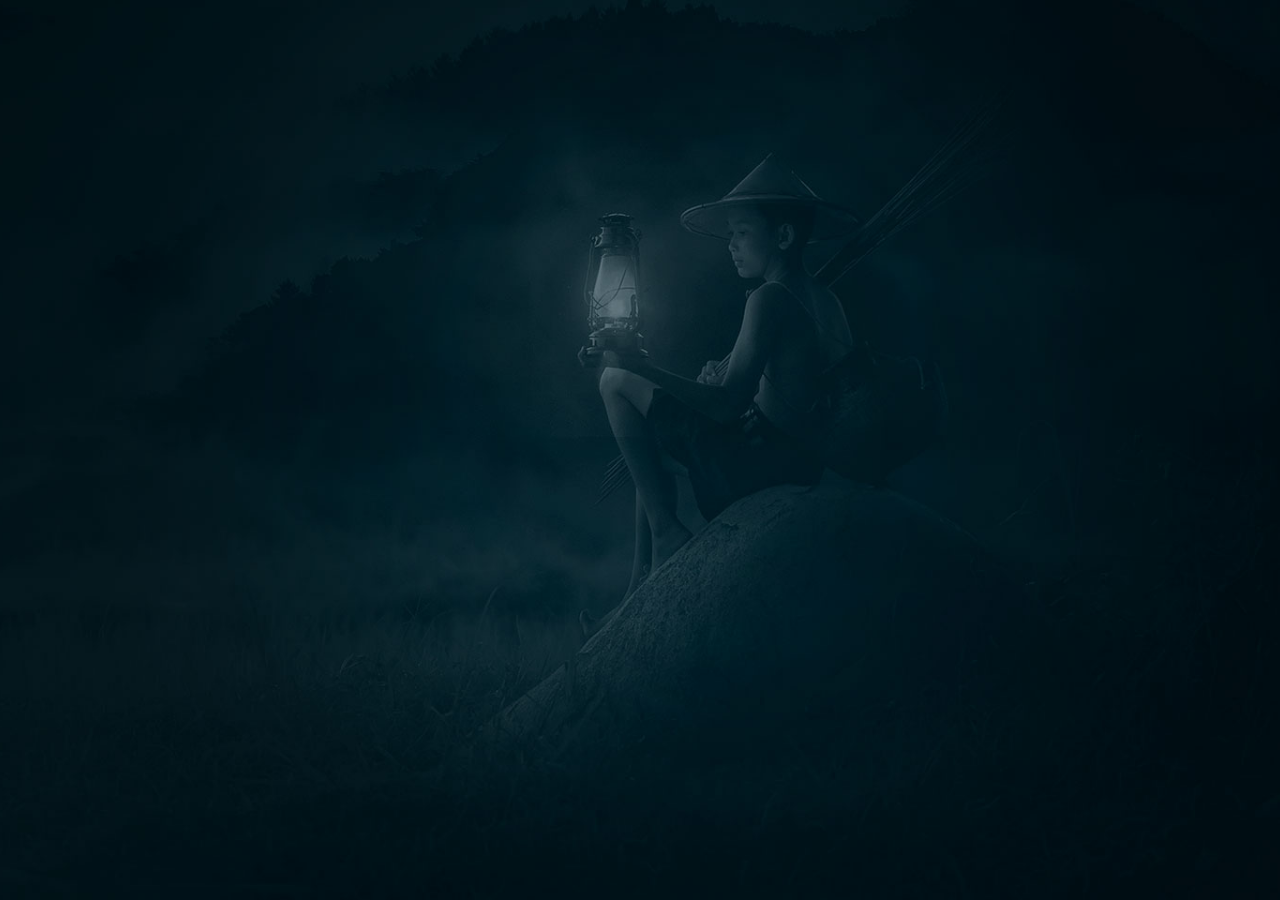
<file: index.html>
<!DOCTYPE html>
<html lang="ru">
<head>
    <meta charset="UTF-8">
    <meta http-equiv="X-UA-Compatible" content="IE=edge">
    <meta name="viewport" content="width=device-width, initial-scale=1.0, user-scalable=no">
    <link rel="stylesheet" href="./blocks/main.css">
    <title>Authorization</title>
</head>
<body>
    <div class="wrapper">
        <div class="welcome">  
            <div class="welcome__block">
                <div class="welcome__logo">
                    <img src="./img/welcome/лого.png" alt="" class="welcome__logo-img">
                </div>
                <div class="welcome__text">
                    <h3>Открой для себя Азию</h3>
                </div>
                <a href="main.html" class="button button--theme-red welcome__btn">ВОЙТИ</a>
            </div>
        </div>
    </div>
</body>
</html>
</file>
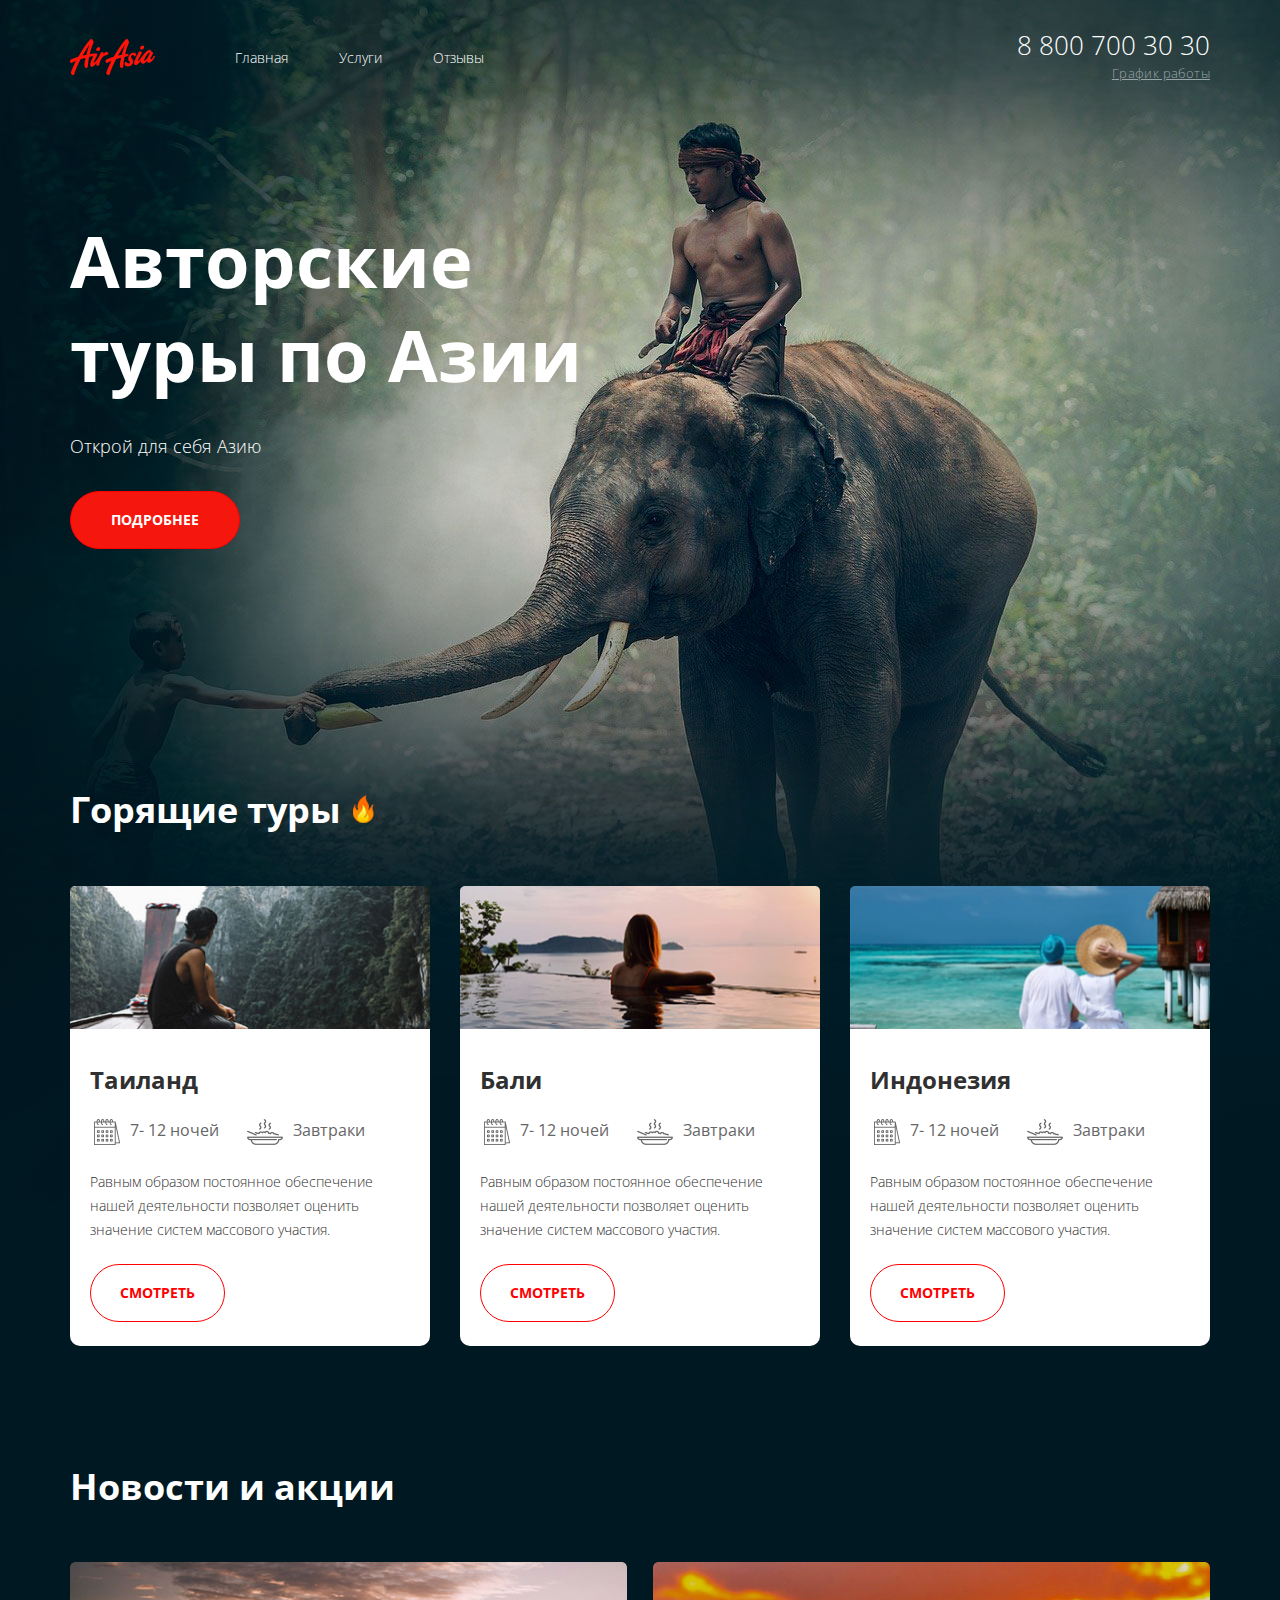
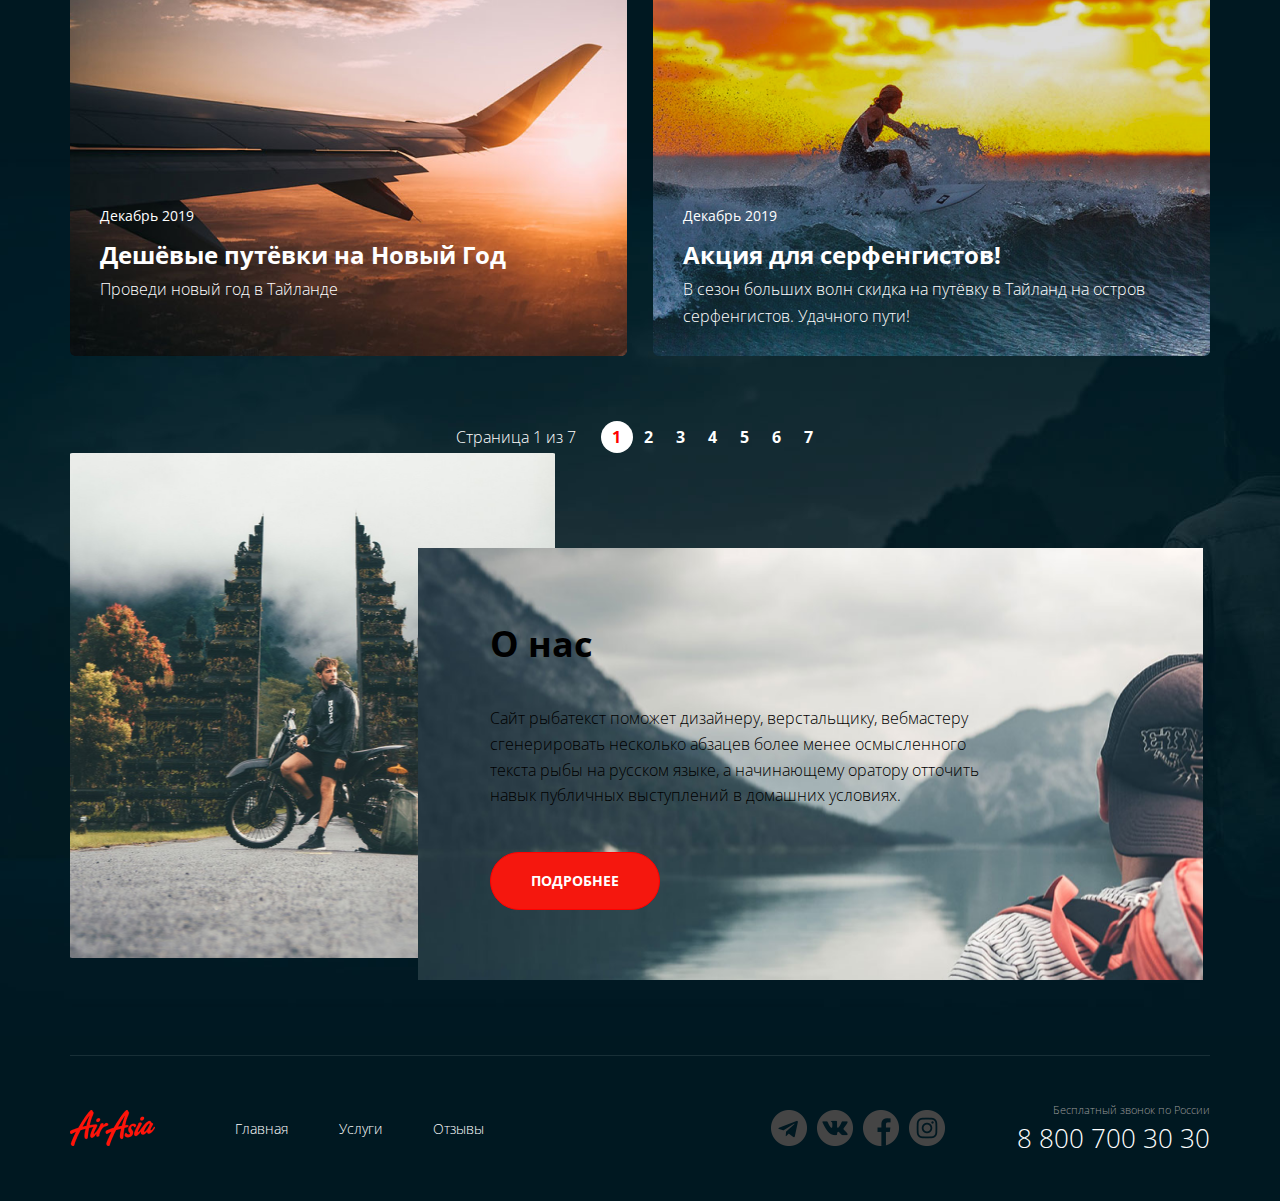
<file: main.html>
<!DOCTYPE html>
<html lang="ru">

<head>
    <link rel="stylesheet" href="./blocks/main.css">
    <meta charset="UTF-8">
    <meta name="viewport" content="width=device-width, initial-scale=1.0, user-scalable=no">
    <title>Air Asia</title>
</head>

<body>
    <div class="wrapper wrapper--main">
        <div class="container">
            <div class="header header--main">
                <div class="header__col">
                    <a href="" class="logo"><img src="./img/logo.png" alt="Логотип"></a>
                    <nav class="menu">
                        <ul class="menu__list">
                            <li class="menu__item"><a href="main.html" class="menu__link">Главная</a></li>
                            <li class="menu__item"><a href="services.html" class="menu__link">Услуги</a></li>
                            <li class="menu__item"><a href="reviews.html" class="menu__link">Отзывы</a></li>
                        </ul>
                    </nav>
                </div>
                <div class="header__col header__col--align--right">
                    <address class="contacts">
                        <a href="tel: +78007003030" class="contacts__phone">8 800 700 30 30</a>
                        <div class="contacts__inform">
                            <div class="contacts__inform-hours">График работы</div>
                            <div class="dropdown">
                                <ul class="dropwown__list">
                                    <li class="dropdown__item-bold">пн-вс: 09:00 - 20:00</li>
                                    <li class="dropdown__item">Обед: 14:00-14:30</li>
                                </ul>
                            </div>
                        </div>
                    </address>
                </div>
            </div>
        </div>

        <div class="container preview__container">
            <section class="preview">
                <h1 class="preview__text">
                    Авторские туры по Азии
                </h1>
                <p class="preview__desc">Открой для себя Азию</p>
                <a href="" class="button button--theme-red">ПОДРОБНЕЕ</a>
            </section>
        </div>


        <div class="container">
            <section class="offers">
                <div class="offers__name">
                    <h2 class="offers__name-text">Горящие туры</h2>
                    <img src="./img/flame.png" alt="огонёк" class="offers__name-icon">
                </div>
                <ul class="offers__list">
                    <li class="offers__item">
                        <div class="offers__img">
                            <img src="./img/river.png" alt="Тайланд" class="offers__img-cust">
                        </div>
                        <div class="offers__content">
                            <div class="offers__title">Таиланд</div>
                            <ul class="offers__features">
                                <li class="offers__feature">
                                    <div class="feature__icon">
                                        <img src="./img/calendar.png" alt="days" class="offers__feature-icon">
                                    </div>
                                    <div class="offers__features-text">7- 12 ночей</div>
                                </li>
                                <li class="offers__feature">
                                    <div class="feature__icon">
                                        <img src="./img/meal.png" alt="breakfast" class="offers__feature-icon">
                                    </div>
                                    <div class="offers__features-text">Завтраки</div>
                                </li>
                            </ul>
                            <p class="offers__text">Равным образом постоянное обеспечение нашей деятельности позволяет
                                оценить значение систем массового участия.</p>
                            <div class="offer__button">
                                <a href="" class="button button--theme-white">СМОТРЕТЬ</a>
                            </div>
                        </div>
                    </li>
                    <li class="offers__item">
                        <div class="offers__img">
                            <img src="./img/pool.png" alt="Бали" class="offers__img-cust">
                        </div>
                        <div class="offers__content">
                            <div class="offers__title">Бали</div>
                            <ul class="offers__features">
                                <li class="offers__feature">
                                    <div class="feature__icon">
                                        <img src="./img/calendar.png" alt="days" class="offers__feature-icon">
                                    </div>
                                    <div class="offers__features-text">7- 12 ночей</div>
                                </li>
                                <li class="offers__feature">
                                    <div class="feature__icon">
                                        <img src="./img/meal.png" alt="breakfast" class="offers__feature-icon">
                                    </div>
                                    <div class="offers__features-text">Завтраки</div>
                                </li>
                            </ul>
                            <p class="offers__text">Равным образом постоянное обеспечение нашей деятельности позволяет
                                оценить значение систем массового участия.</p>
                            <div class="offer__button">
                                <a href="" class="button button--theme-white">СМОТРЕТЬ</a>
                            </div>
                        </div>
                    </li>
                    <li class="offers__item">
                        <div class="offers__img">
                            <img src="./img/ocean.png" alt="Индонезия" class="offers__img-cust">
                        </div>
                        <div class="offers__content">
                            <div class="offers__title">Индонезия</div>
                            <ul class="offers__features">
                                <li class="offers__feature">
                                    <div class="feature__icon">
                                        <img src="./img/calendar.png" alt="days" class="offers__feature-icon">
                                    </div>
                                    <div class="offers__features-text">7- 12 ночей</div>
                                </li>
                                <li class="offers__feature">
                                    <div class="feature__icon">
                                        <img src="./img/meal.png" alt="breakfast" class="offers__feature-icon">
                                    </div>
                                    <div class="offers__features-text">Завтраки</div>
                                </li>
                            </ul>
                            <p class="offers__text">Равным образом постоянное обеспечение нашей деятельности позволяет
                                оценить значение систем массового участия.</p>
                            <div class="offer__button">
                                <a href="" class="button button--theme-white">СМОТРЕТЬ</a>
                            </div>
                        </div>
                    </li>
                </ul>
            </section>
        </div>


        <section class="news container">
            <h2 class="news__text">Новости и акции</h2>
            <div class="news__main">
                <ul class="news__list">
                    <li class="news__item single-news">
                        <div class="single-news__img-wrapper">
                            <img src="./img/plain.png" class="single-news__img" alt="Картинка первого предложения">
                        </div>
                        <div class="single-news__text-content">
                            <div class="single-news__date">Декабрь 2019</div>
                            <h3 class="single-news__title">Дешёвые путёвки на Новый Год</h3>
                            <p class="single-news__desc">Проведи новый год в Тайланде</p>
                        </div>
                    </li>
                    <li class="news__item single-news">
                        <div class="single-news__img-wrapper">
                            <img src="./img/Surfer.png" class="single-news__img" alt="картинка второго предложения">
                        </div>
                        <div class="single-news__text-content">
                            <div class="single-news__date">Декабрь 2019</div>
                            <h3 class="single-news__title">Акция для серфенгистов!</h3>
                            <p class="single-news__desc">В сезон больших волн скидка на путёвку в Тайланд на остров серфенгистов. Удачного пути!</p>
                        </div>
                    </li>
                </ul>
            </div>

            <div class="paginator">
                <div class="paginator__display">Страница 1 из 7</div>
                <ul class="paginator__list">
                    <li class="paginator__item paginator__item--active">
                        <a href="" class="paginator__link">1</a>
                    </li>
                    <li class="paginator__item">
                        <a href="" class="paginator__link hover">2</a>
                    </li>
                    <li class="paginator__item">
                        <a href="" class="paginator__link">3</a>
                    </li>
                    <li class="paginator__item">
                        <a href="" class="paginator__link">4</a>
                    </li>
                    <li class="paginator__item">
                        <a href="" class="paginator__link">5</a>
                    </li>
                    <li class="paginator__item">
                        <a href="" class="paginator__link">6</a>
                    </li>
                    <li class="paginator__item">
                        <a href="" class="paginator__link">7</a>
                    </li>
                </ul>
            </div>
        </section>

        <div class="container">
            <section class="about">
                <div class="about__desc">
                    <h2 class="about__title">О нас </h2>
                    <div class="about__desc-text">
                        <div class="about__desc-background"></div>
                        <p>
                            Сайт рыбатекст поможет дизайнеру, верстальщику, вебмастеру сгенерировать несколько абзацев
                            более менее осмысленного текста рыбы на русском языке, а начинающему оратору отточить навык
                            публичных выступлений в домашних условиях.
                        </p>
                    </div>
                    <a href="" class="button button--theme-red">ПОДРОБНЕЕ</a>
                </div>
            </section>
        </div>
       
        <footer class="container footer__container-line">
            <div class="footer footer-container__section">
                <div class="footer__col">
                    <a href="" class="logo"><img src="./img/logo.png" alt="Логотип"></a>
                    <nav class="menu">
                        <ul class="menu__list">
                            <li class="menu__item"><a href="main.html" class="menu__link">Главная</a></li>
                            <li class="menu__item"><a href="services.html" class="menu__link">Услуги</a></li>
                            <li class="menu__item"><a href="reviews.html" class="menu__link">Отзывы</a></li>
                        </ul>
                    </nav>  
                </div>
                

                <div class="footer__col footer__col--align--right">
                    <ul class="links__list">
                        <li class="links__item links__item--icon__tg ">
                            <a href="" class="links__link"></a>
                        </li>
                        <li class="links__item links__item--icon__vk">
                            <a href="" class="links__link"></a>
                        </li>
                        <li class="links__item links__item--icon__fb">
                            <a href="" class="links__link"></a>
                        </li>
                        <li class="links__item links__item--icon__inst">
                            <a href="" class="links__link"></a>
                        </li>
                    </ul>
                    <address class="contacts">
                        <div class="contacts__desc">Бесплатный звонок по России</div>
                        <a href="tel: +78007003030" class="contacts__phone">8 800 700 30 30</a>
                    </address>
                </div>
            </div>
        </footer>
    </div>
</body>

</html>
</file>
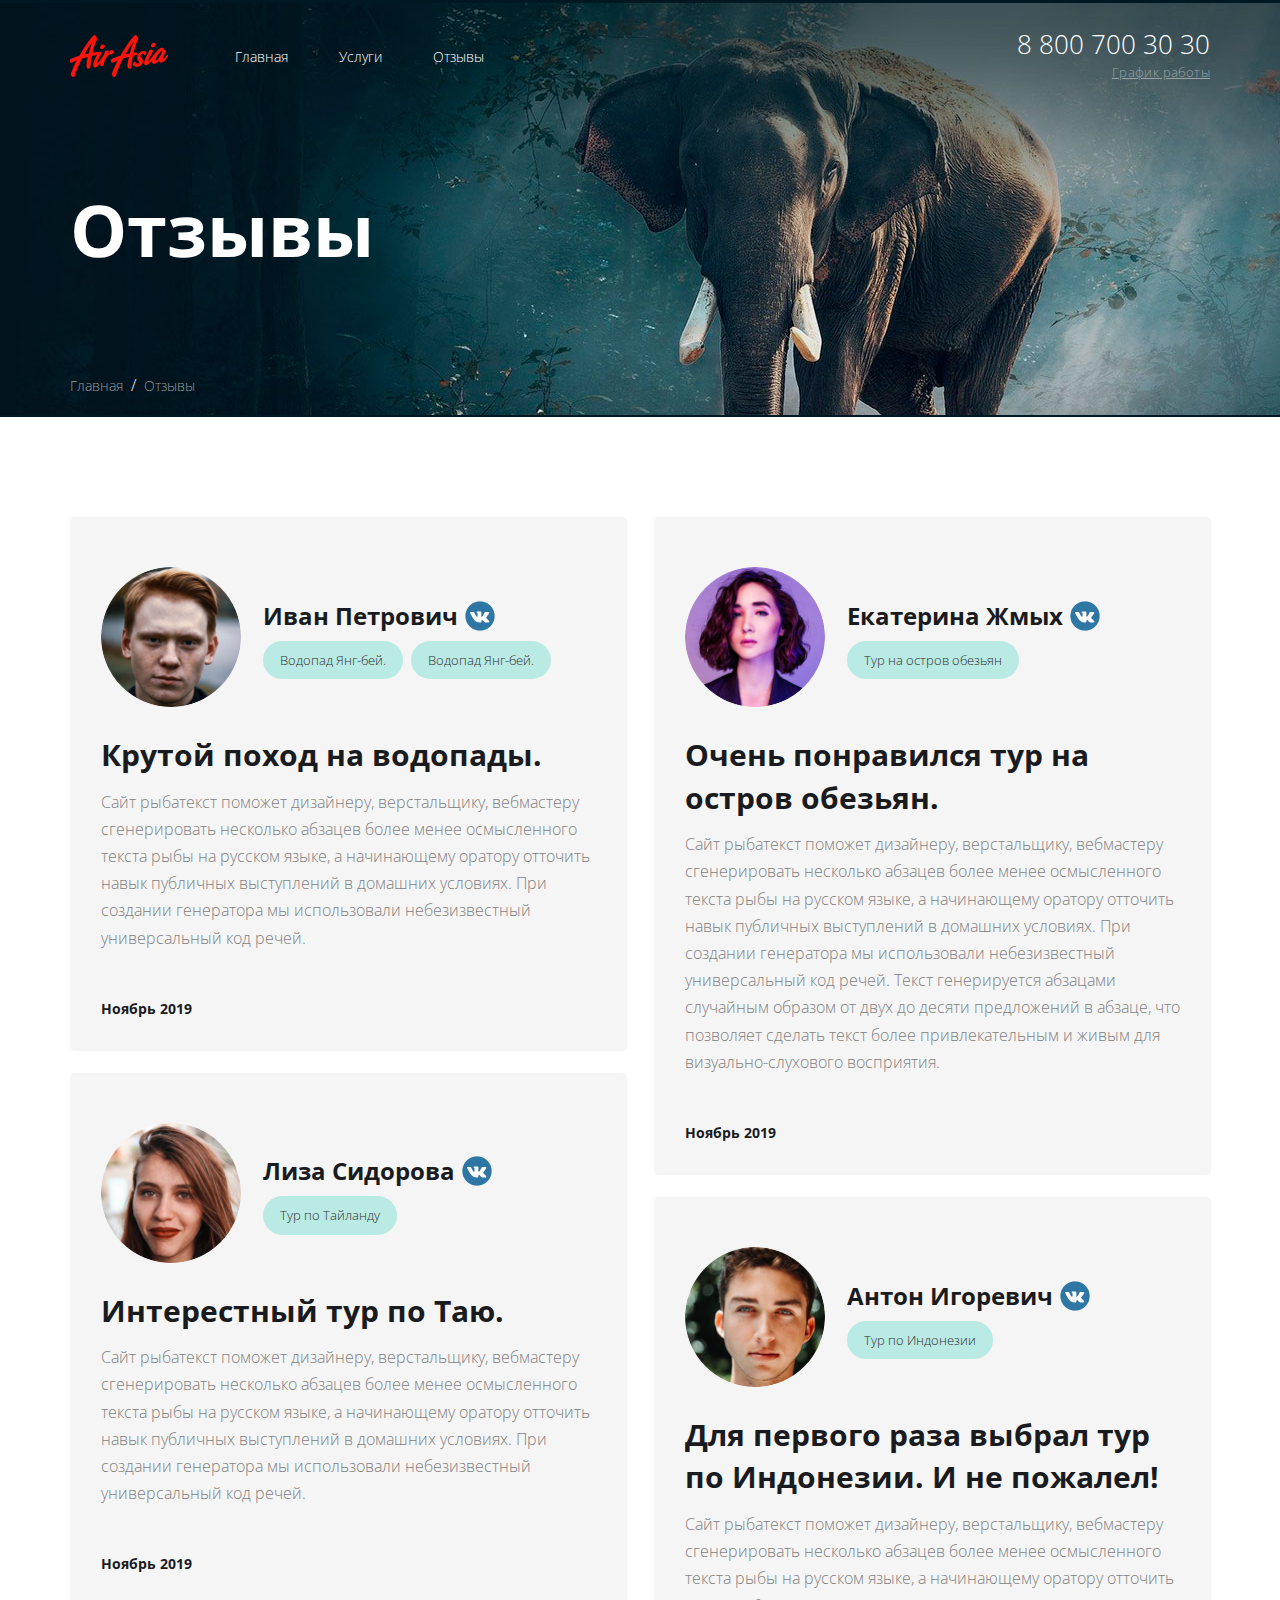
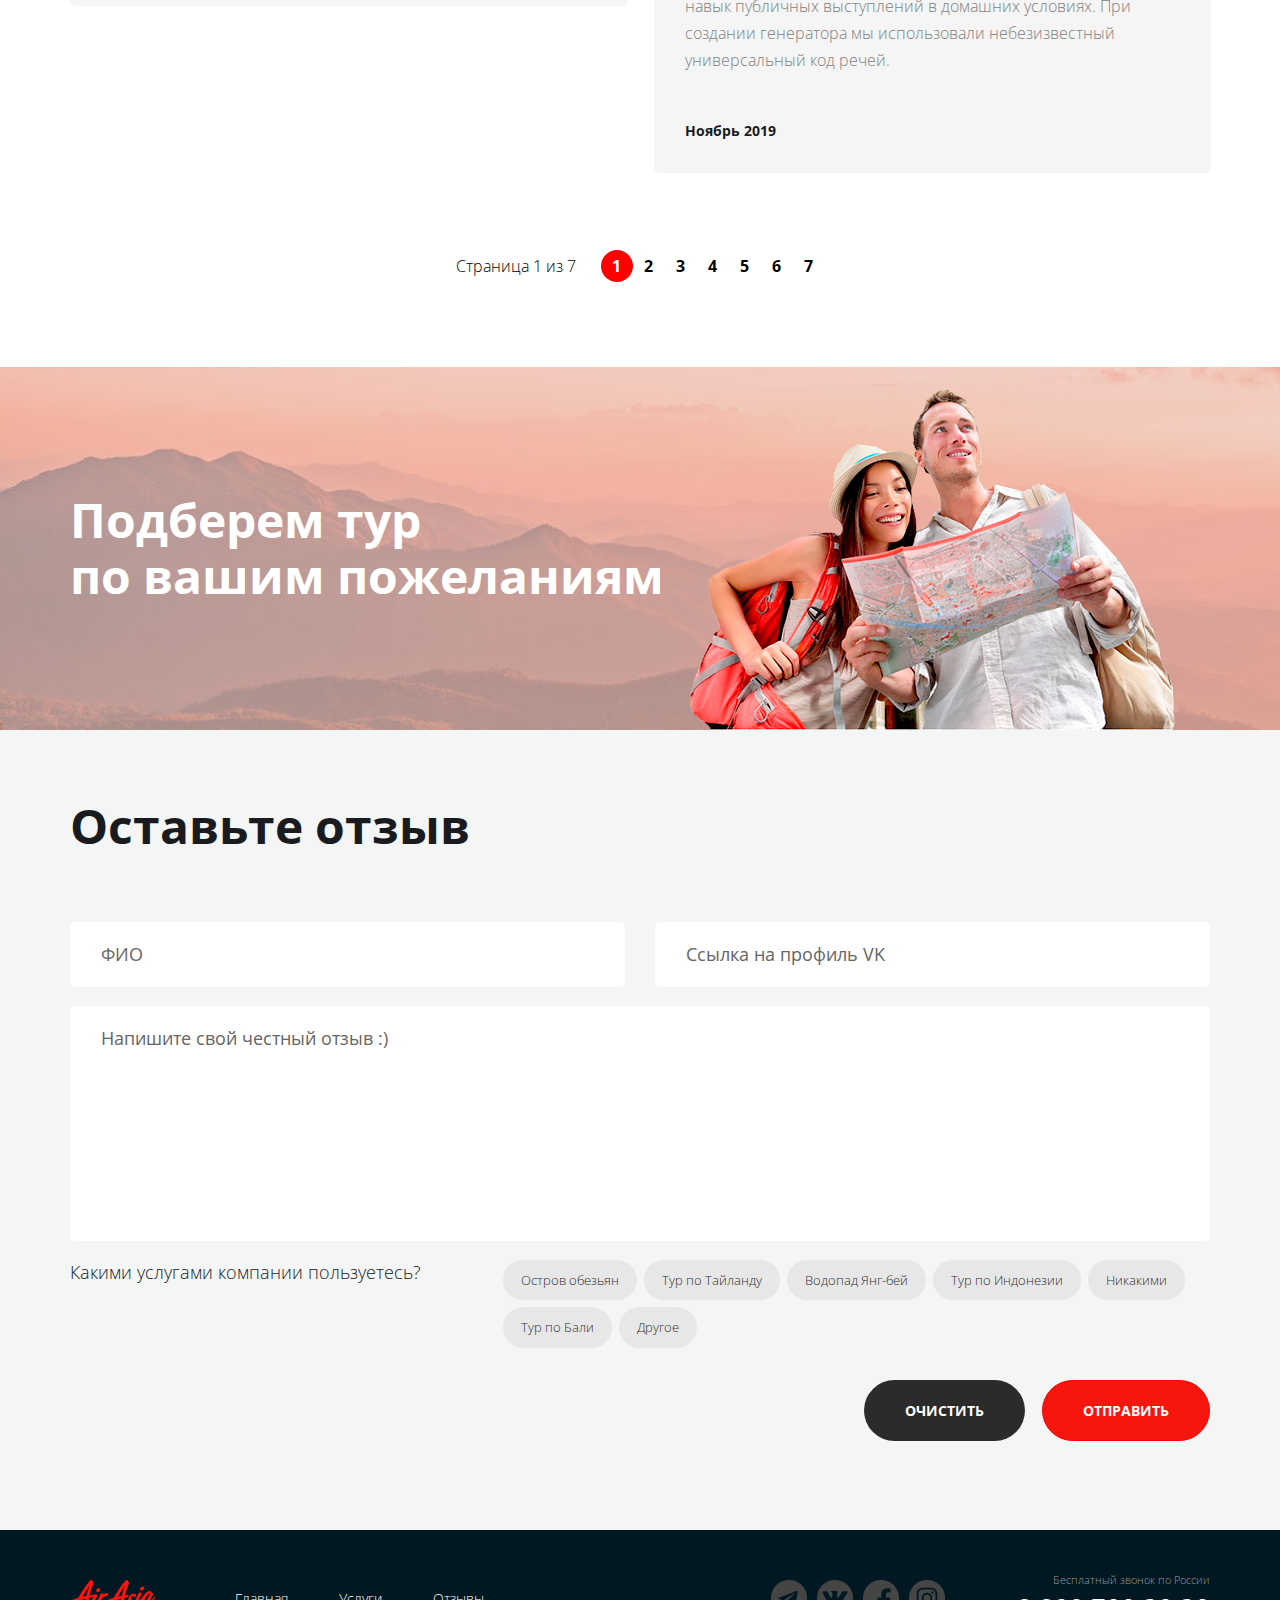
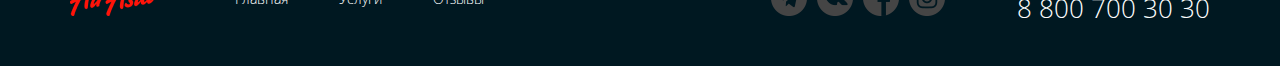
<file: reviews.html>
<!DOCTYPE html>
<html lang="ru">

<head>
    <meta charset="UTF-8">
    <meta http-equiv="X-UA-Compatible" content="IE=edge">
    <meta name="viewport" content="width=device-width, initial-scale=1.0, user-scalable=no">
    <link rel="stylesheet" href="./blocks/main.css">
    <title>Отзывы</title>
</head>

<body>
    <div class="wrapper">
        <section class="top-line">
            <div class="container top-line__container">
                <div class="header header-inner">
                    <div class="header__col">
                        <a href="" class="logo--inner"><img src="./img/services/logoinner.png" alt="Логотип"></a>
                        <nav class="menu">
                            <ul class="menu__list">
                                <li class="menu__item"><a href="main.html" class="menu__link">Главная</a></li>
                                <li class="menu__item"><a href="services.html" class="menu__link">Услуги</a></li>
                                <li class="menu__item"><a href="reviews.html" class="menu__link">Отзывы</a></li>
                            </ul>
                        </nav>
                    </div>
                    <div class="header__col header__col--align--right">
                        <address class="contacts">
                            <a href="tel: +78007003030" class="contacts__phone">8 800 700 30 30</a>
                            <div class="contacts__inform">
                                <div class="contacts__inform-hours">График работы</div>
                                <div class="dropdown">
                                    <ul class="dropwown__list">
                                        <li class="dropdown__item-bold">пн-вс: 09:00 - 20:00</li>
                                        <li class="dropdown__item">Обед: 14:00-14:30</li>
                                    </ul>
                                </div>
                            </div>
                        </address>
                    </div>
                </div>
                <h1 class="page__title">Отзывы</h1>
                <nav class="breadcrumbs">
                    <ul class="breadcrumbs__list">
                        <li class="breadcrumb__item">
                            <a href="" class="breadcrumb__link">Главная &nbsp</a>
                        </li>
                        <li class="breadcrumb__item breadcrumb__item--active">
                            <a href="" class="breadcrumb__link">&nbsp Отзывы</a>
                        </li>
                    </ul>
                </nav>
            </div>
        </section>

        <section class="reviews">
            <ul class="reviews__list container">
                <li class="reviews__item">
                    <div class="reviews__header">
                        <div class="reviews__header-avatar">
                            <img src="./img/reviews/1.png" alt="" class="avatar">
                        </div>
                        <div class="user">
                            <a href="" class="username-link">
                                <div class="username-link__text">Иван Петрович</div>
                            </a>
                            <ul class="review__tags">
                                <li class="review__tags-item tag tag-active">
                                    Водопад Янг-бей.
                                </li>
                                <li class="review__tags-item tag tag-active">
                                    Водопад Янг-бей.
                                </li>
                            </ul>
                        </div>
                    </div>
                    <div class="reviews__content">
                        <h3 class="reviews__content-title">
                            Крутой поход на водопады.
                        </h3>
                        <p>
                            Сайт рыбатекст поможет дизайнеру, верстальщику, вебмастеру сгенерировать несколько абзацев
                            более менее осмысленного текста рыбы на русском языке, а начинающему оратору отточить навык
                            публичных выступлений в домашних условиях. При создании генератора мы использовали
                            небезизвестный универсальный код речей.
                        </p>
                    </div>
                    <div class="reviews__date">
                        Ноябрь 2019 
                    </div>
                </li>
                <li class="reviews__item">
                    <div class="reviews__header">
                        <div class="reviews__header-avatar">
                            <img src="./img/reviews/2.png" alt="" class="avatar">
                        </div>
                        <div class="user">
                            <a href="" class="username-link">
                                <div class="username-link__text">Лиза Сидорова</div>
                            </a>
                            <ul class="review__tags">
                                <li class="review__tags-item tag tag-active">
                                    Тур по Тайланду
                                </li>
                            </ul>
                        </div>
                    </div>
                    <div class="reviews__content">
                        <h3 class="reviews__content-title">
                            Интерестный тур по Таю.
                        </h3>
                        <p>
                            Сайт рыбатекст поможет дизайнеру, верстальщику, вебмастеру сгенерировать несколько абзацев
                            более менее осмысленного текста рыбы на русском языке, а начинающему оратору отточить навык
                            публичных выступлений в домашних условиях. При создании генератора мы использовали
                            небезизвестный универсальный код речей.
                        </p>
                    </div>
                    <div class="reviews__date">
                        Ноябрь 2019
                    </div>
                </li>
                <li class="reviews__item">
                    <div class="reviews__header">
                        <div class="reviews__header-avatar">
                            <img src="./img/reviews/3.png" alt="" class="avatar">
                        </div>
                        <div class="user">
                            <a href="" class="username-link">
                                <div class="username-link__text">Екатерина Жмых</div>
                            </a>
                            <ul class="review__tags">
                                <li class="review__tags-item tag tag-active">
                                    Тур на остров обезьян
                                </li>
                            </ul>
                        </div>
                    </div>
                    <div class="reviews__content">
                        <h3 class="reviews__content-title">
                            Очень понравился тур на остров обезьян.
                        </h3>
                        <p>
                            Сайт рыбатекст поможет дизайнеру, верстальщику, вебмастеру сгенерировать несколько абзацев
                            более менее осмысленного текста рыбы на русском языке, а начинающему оратору отточить навык
                            публичных выступлений в домашних условиях. При создании генератора мы использовали
                            небезизвестный универсальный код речей. Текст генерируется абзацами случайным образом от
                            двух до десяти предложений в абзаце, что позволяет сделать текст более привлекательным и
                            живым для визуально-слухового восприятия. 
                        </p>
                    </div>
                    <div class="reviews__date">
                        Ноябрь 2019
                    </div>
                </li>
                <li class="reviews__item">
                    <div class="reviews__header">
                        <div class="reviews__header-avatar">
                            <img src="./img/reviews/4.png" alt="" class="avatar">
                        </div>
                        <div class="user">
                            <a href="" class="username-link">
                                <div class="username-link__text">Антон Игоревич</div>
                            </a>
                            <ul class="review__tags">
                                <li class="review__tags-item tag tag-active">
                                    Тур по Индонезии
                                </li>
                            </ul>
                        </div>
                    </div>
                    <div class="reviews__content">
                        <h3 class="reviews__content-title">
                            Для первого раза выбрал тур по Индонезии. И не пожалел!
                        </h3>
                        <p>
                            Сайт рыбатекст поможет дизайнеру, верстальщику, вебмастеру сгенерировать несколько абзацев
                            более менее осмысленного текста рыбы на русском языке, а начинающему оратору отточить навык
                            публичных выступлений в домашних условиях. При создании генератора мы использовали
                            небезизвестный универсальный код речей. 
                        </p>
                    </div>
                    <div class="reviews__date">
                        Ноябрь 2019
                    </div>
                </li>
            </ul>

            <div class="paginator paginator--theme--light container">
                <div class="paginator__display">Страница 1 из 7</div>
                <ul class="paginator__list">
                    <li class="paginator__item paginator__item--active">
                        <a href="" class="paginator__link">1</a>
                    </li>
                    <li class="paginator__item">
                        <a href="" class="paginator__link hover">2</a>
                    </li>
                    <li class="paginator__item">
                        <a href="" class="paginator__link">3</a>
                    </li>
                    <li class="paginator__item">
                        <a href="" class="paginator__link">4</a>
                    </li>
                    <li class="paginator__item">
                        <a href="" class="paginator__link">5</a>
                    </li>
                    <li class="paginator__item">
                        <a href="" class="paginator__link">6</a>
                    </li>
                    <li class="paginator__item">
                        <a href="" class="paginator__link">7</a>
                    </li>
                </ul>
            </div>
        </section>

        <section class="banner">
            <div class="banner__title container">
                <div class="banner__desc">
                    Подберем тур <br>по вашим пожеланиям
                </div>
                <div class="banner__img-wrapper">
                    <img src="./img/reviews/couple.png" alt="" class="banner__img">
                </div>
            </div>
        </section>

        <section class="inner-form">
            <div class="container">
                <h2 class="form__title">Оставьте отзыв</h2>
                <form action="" class="form">
                    <div class="form__row">
                        <input type="text" placeholder="ФИО" class="form__input">
                        <input type="text" placeholder="Ссылка на профиль VK" class="form__input">
                    </div>
                    <div class="form__row">
                        <textarea name="" class="form__input form__input--textarea" placeholder="Напишите свой честный отзыв :)" cols="30" rows="10"></textarea>
                    </div>
                    <div class="form__controls">
                        <div class="form__controls-title">Какими услугами компании пользуетесь?</div>
                        <ul class="controls__list control">
                            <li class="controls__item">
                                <label class="controls__elem">
                                    <input type="checkbox" class="controls__checkbox">
                                    <div class="tag controls__tag">Остров обезьян</div>
                                </label> 
                            </li>
                            <li class="controls__item">
                                <label class="controls__elem">
                                    <input type="checkbox" class="controls__checkbox">
                                    <div class="tag controls__tag">Тур по Тайланду</div>
                                </label> 
                            </li>
                            <li class="controls__item">
                                <label class="controls__elem">
                                    <input type="checkbox" class="controls__checkbox">
                                    <div class="tag controls__tag">Водопад Янг-бей</div>
                                </label> 
                            </li>
                            <li class="controls__item">
                                <label class="controls__elem">
                                    <input type="checkbox" class="controls__checkbox">
                                    <div class="tag controls__tag">Тур по Индонезии</div>
                                </label> 
                            </li>
                            <li class="controls__item">
                                <label class="controls__elem">
                                    <input type="checkbox" class="controls__checkbox">
                                    <div class="tag controls__tag">Никакими</div>
                                </label> 
                            </li>
                            <li class="controls__item">
                                <label class="controls__elem">
                                    <input type="checkbox" class="controls__checkbox">
                                    <div class="tag controls__tag">Тур по Бали</div>
                                </label> 
                            </li>
                            <li class="controls__item">
                                <label class="controls__elem">
                                    <input type="checkbox" class="controls__checkbox">
                                    <div class="tag controls__tag">Другое</div>
                                </label> 
                            </li>
                        </ul>
                    </div>
                    <div class="form__row form__row--buttons">
                        <button type="reset" class="button button--theme-black form__button">ОЧИСТИТЬ</button>
                        <button type="reset" class="button button--theme-red form__button">ОТПРАВИТЬ</button>
                    </div>
                </form>
            </div>
        </section>

        <footer class="inner-footer">
            <div class="container inner--footer__container">
                <div class="footer">
                    <div class="footer__col">
                        <a href="" class="logo"><img src="./img/logo.png" alt="Логотип"></a>
                        <nav class="menu">
                            <ul class="menu__list">
                                <li class="menu__item"><a href="main.html" class="menu__link">Главная</a></li>
                                <li class="menu__item"><a href="services.html" class="menu__link">Услуги</a></li>
                                <li class="menu__item"><a href="reviews.html" class="menu__link">Отзывы</a></li>
                            </ul>
                        </nav>  
                    </div>
    
                    <div class="footer__col footer__col--align--right">
                        <ul class="links__list">
                            <li class="links__item links__item--icon__tg">
                                <a href="" class="links__link"></a>
                            </li>
                            <li class="links__item links__item--icon__vk">
                                <a href="" class="links__link"></a>
                            </li>
                            <li class="links__item links__item--icon__fb">
                                <a href="" class="links__link"></a>
                            </li>
                            <li class="links__item links__item--icon__inst">
                                <a href="" class="links__link"></a>
                            </li>
                        </ul>
                        <address class="contacts">
                            <div class="contacts__desc">Бесплатный звонок по России</div>
                            <a href="tel: +78007003030" class="contacts__phone">8 800 700 30 30</a>
                        </address>
                    </div>
                </div>
            </div>
        </footer>
    </div>
</body>
</html>
</file>
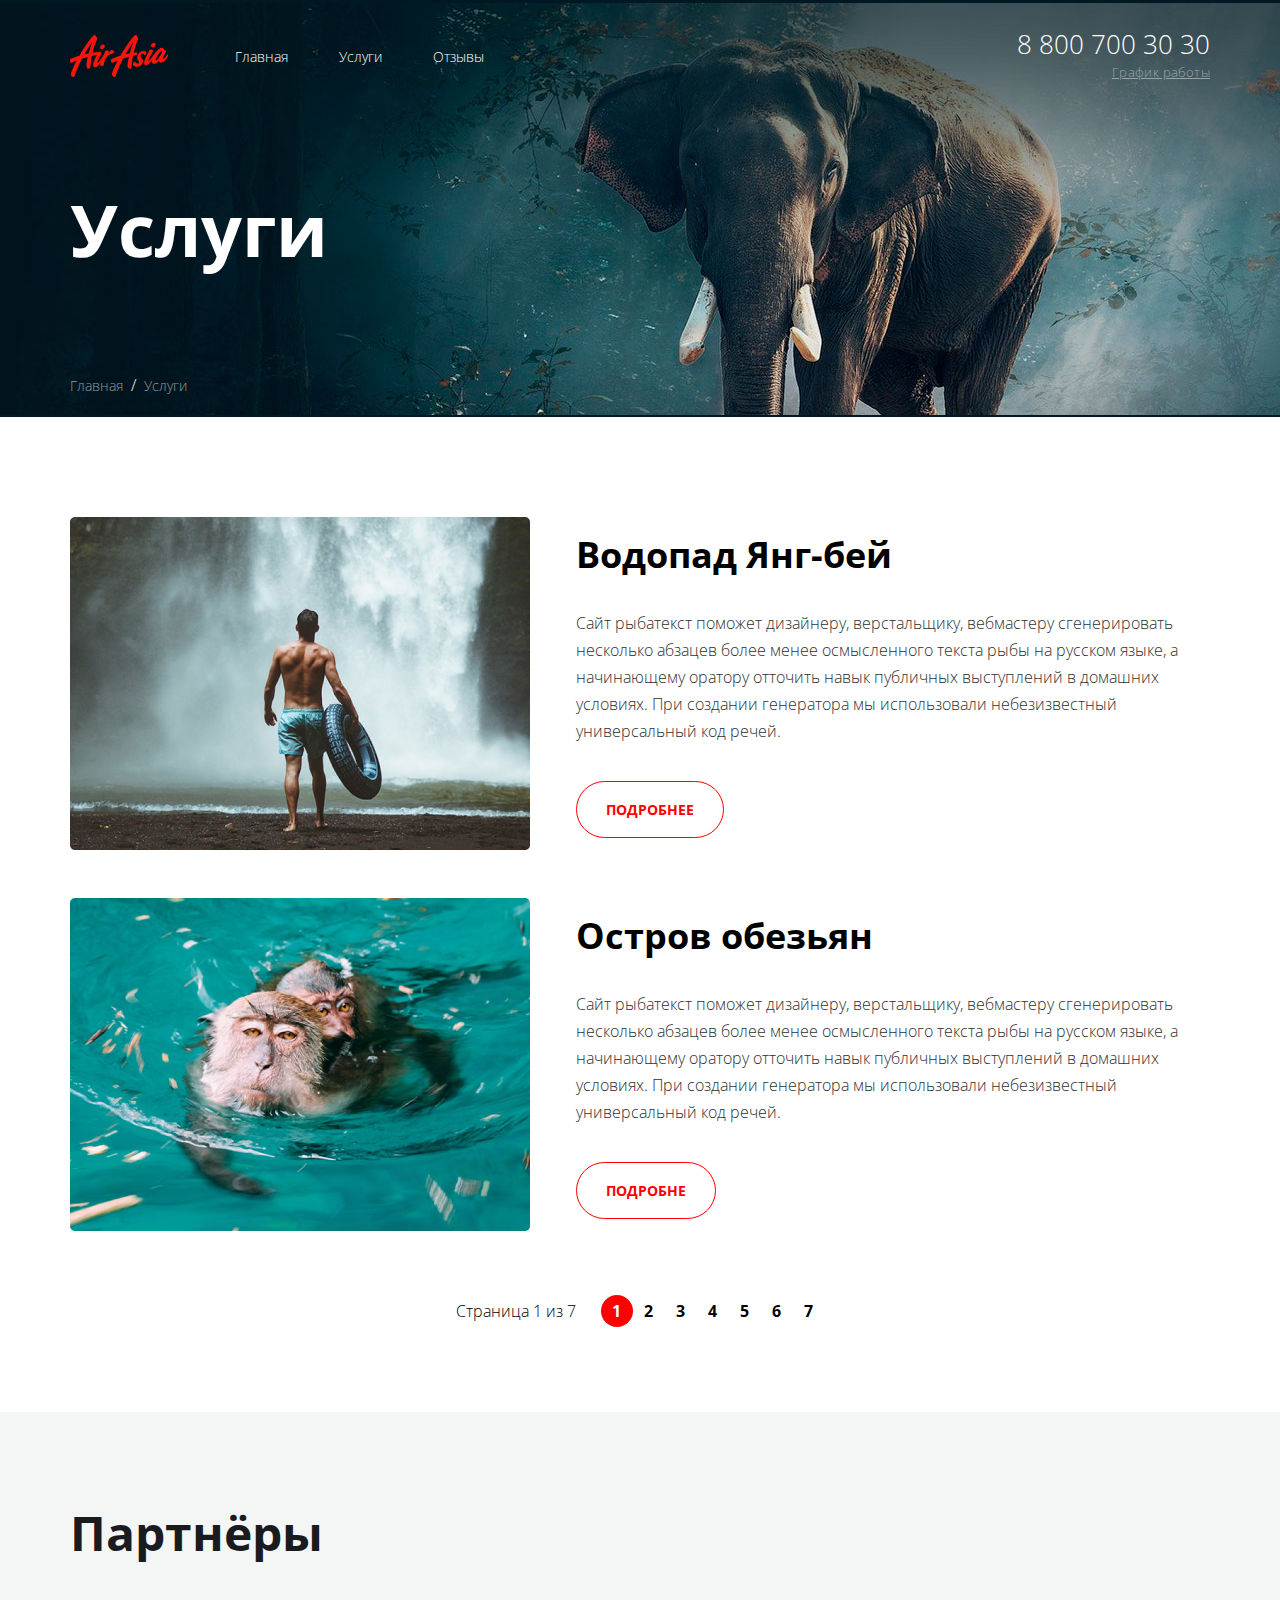
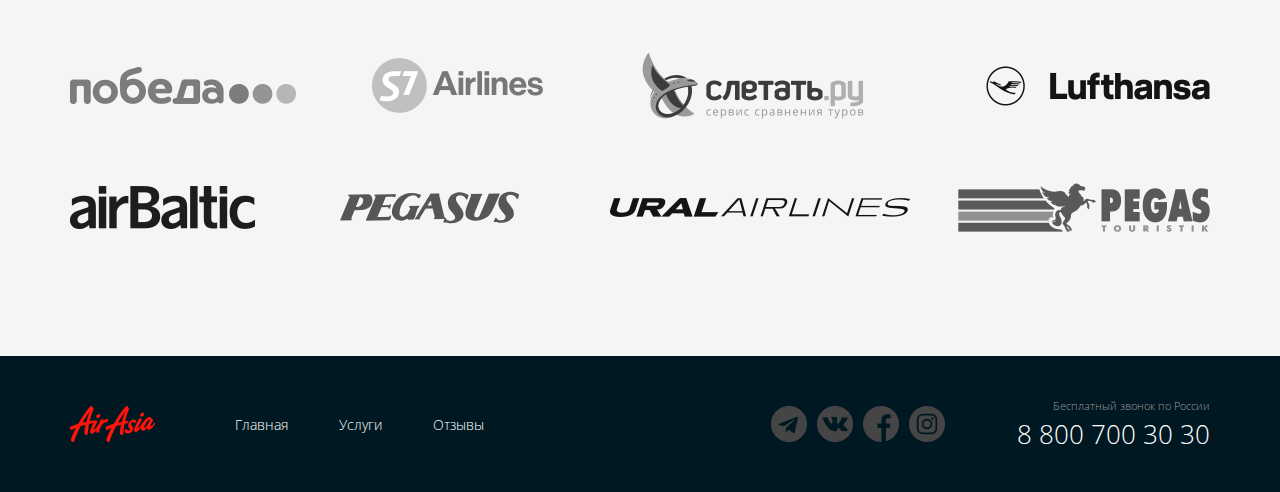
<file: services.html>
<!DOCTYPE html>
<html lang="ru">
<head>
    <link rel="stylesheet" href="./blocks/main.css">
    <meta charset="UTF-8">
    <meta name="viewport" content="width=device-width, initial-scale=1.0, user-scalable=no">
    <title>Услуги</title>
</head>
<body>
    <div class="wrapper">
        <section class="top-line">
            <div class="container top-line__container">
                <div class="header header-inner">
                    <div class="header__col">
                        <a href="" class="logo--inner"><img src="./img/services/logoinner.png" alt="Логотип"></a>
                        <nav class="menu">
                            <ul class="menu__list">
                                <li class="menu__item"><a href="main.html" class="menu__link">Главная</a></li>
                                <li class="menu__item"><a href="services.html" class="menu__link">Услуги</a></li>
                                <li class="menu__item"><a href="reviews.html" class="menu__link">Отзывы</a></li>
                            </ul>
                        </nav>
                    </div>
                    <div class="header__col header__col--align--right">
                        <address class="contacts">
                            <a href="tel: +78007003030" class="contacts__phone">8 800 700 30 30</a>
                            <div class="contacts__inform">
                                <div class="contacts__inform-hours">График работы</div>
                                <div class="dropdown">
                                    <ul class="dropwown__list">
                                        <li class="dropdown__item-bold">пн-вс: 09:00 - 20:00</li>
                                        <li class="dropdown__item">Обед: 14:00-14:30</li>
                                    </ul>
                                </div>
                            </div>
                        </address>
                    </div>
                </div>
                <h1 class="page__title">Услуги</h1>
                <nav class="breadcrumbs">
                    <ul class="breadcrumbs__list">
                        <li class="breadcrumb__item">
                            <a href="" class="breadcrumb__link">Главная &nbsp</a>
                        </li>
                        <li class="breadcrumb__item breadcrumb__item--active">
                            <a href="" class="breadcrumb__link">&nbsp Услуги</a>
                        </li>
                    </ul>
                </nav>
            </div>
        </section>
        
        <main class="page-content">
            <div class="container">
                <ul class="services">
                    <li class="services__item">
                        <a href="" class="service">
                            <div class="service__img">
                                <img src="./img/services/waterfall.png" alt="Водопад" class=services__img-elem">
                            </div>
                            <div class="service__content">
                                <h2 class="service__title">Водопад Янг-бей</h2>
                                <div class="service__desc">
                                    <p>Сайт рыбатекст поможет дизайнеру, верстальщику, вебмастеру сгенерировать несколько абзацев более менее осмысленного текста рыбы на русском языке, а начинающему оратору отточить навык публичных выступлений в домашних условиях. При создании генератора мы использовали небезизвестный универсальный код речей.</p>
                                </div>
                                <div href="#" class="button button--theme-white service__button ">ПОДРОБНЕЕ</div>
                            </div>
                        </a>
                    </li>
                    <li class="services__item">
                        <a href="" class="service">
                            <div class="service__img">
                                <img src="./img/services/monkeys.png" alt="Водопад" class="services__img">
                            </div>
                            <div class="service__content">
                                <h2 class="service__title">Остров обезьян</h2>
                                <div class="service__desc">
                                    <p>Сайт рыбатекст поможет дизайнеру, верстальщику, вебмастеру сгенерировать несколько абзацев более менее осмысленного текста рыбы на русском языке, а начинающему оратору отточить навык публичных выступлений в домашних условиях. При создании генератора мы использовали небезизвестный универсальный код речей.</p>
                                </div>
                                <div href="#" class="button button--theme-white service__button">ПОДРОБНЕ</div>
                            </div>
                        </a>
                    </li>
                </ul>

                <div class="paginator paginator--theme--light">
                    <div class="paginator__display">Страница 1 из 7</div>
                    <ul class="paginator__list">
                        <li class="paginator__item paginator__item--active">
                            <a href="" class="paginator__link">1</a>
                        </li>
                        <li class="paginator__item">
                            <a href="" class="paginator__link hover">2</a>
                        </li>
                        <li class="paginator__item">
                            <a href="" class="paginator__link">3</a>
                        </li>
                        <li class="paginator__item">
                            <a href="" class="paginator__link">4</a>
                        </li>
                        <li class="paginator__item">
                            <a href="" class="paginator__link">5</a>
                        </li>
                        <li class="paginator__item">
                            <a href="" class="paginator__link">6</a>
                        </li>
                        <li class="paginator__item">
                            <a href="" class="paginator__link">7</a>
                        </li>
                    </ul>
                </div>
            </div>
        </main>
                   
        <section class="partners partners--bg--grey">
                <div class="container">
                    <h2 class="partners__title">Партнёры</h2>
                    <ul class="partners__list">
                        <li class="partner__item">
                            <a href="" class="partner__link">
                                <img src="./img/services/pobeda.png" alt="Победа" >
                            </a>
                        </li>
                        <li class="partner__item">
                            <a href="" class="partner__link">
                                <img src="./img/services/s7.png" alt="Airlines" >
                            </a>
                        </li>
                        <li class="partner__item">
                            <a href="" class="partner__link">
                                <img src="./img/services/lets-fly.png" alt="Слетать ру" class="partner__img">
                            </a>
                        </li>
                        <li class="partner__item">
                            <a href="" class="partner__link">
                                <img src="./img/services/lufthansa.png" alt="Lufthansa" class="partner__img">
                            </a>
                        </li>
                        <li class="partner__item">
                            <a href="" class="partner__link">
                                <img src="./img/services/airbaltic.png" alt="airBaltic" class="partner__img">
                            </a>
                        </li>
                        <li class="partner__item">
                            <a href="" class="partner__link">
                                <img src="./img/services/pegasus.png" alt="PEGASUS" class="partner__img">
                            </a>
                        </li>
                        <li class="partner__item">
                            <a href="" class="partner__link">
                                <img src="./img/services/ural.png" alt="URAL AIRLINES" class="partner__img">
                            </a>
                        </li>
                        <li class="partner__item">
                            <a href="" class="partner__link">
                                <img src="./img/services/pegas.png" alt="PEGAS TOURISTIK" class="partner__img">
                            </a>
                        </li>
                    </ul>
                </div>
        </section>

        <footer class="inner-footer">
            <div class="container inner--footer__container">
                <div class="footer">
                    <div class="footer__col">
                        <a href="" class="logo"><img src="./img/logo.png" alt="Логотип"></a>
                        <nav class="menu">
                            <ul class="menu__list">
                                <li class="menu__item"><a href="main.html" class="menu__link">Главная</a></li>
                                <li class="menu__item"><a href="services.html" class="menu__link">Услуги</a></li>
                                <li class="menu__item"><a href="reviews.html" class="menu__link">Отзывы</a></li>
                            </ul>
                        </nav>  
                    </div>
    
                    <div class="footer__col footer__col--align--right">
                        <ul class="links__list">
                            <li class="links__item links__item--icon__tg">
                                <a href="" class="links__link"></a>
                            </li>
                            <li class="links__item links__item--icon__vk">
                                <a href="" class="links__link"></a>
                            </li>
                            <li class="links__item links__item--icon__fb">
                                <a href="" class="links__link"></a>
                            </li>
                            <li class="links__item links__item--icon__inst">
                                <a href="" class="links__link"></a>
                            </li>
                        </ul>
                        <address class="contacts">
                            <div class="contacts__desc">Бесплатный звонок по России</div>
                            <a href="tel: +78007003030" class="contacts__phone">8 800 700 30 30</a>
                        </address>
                    </div>
                </div>
            </div>
        </footer>
        
        
    </div>
</body>
</html>
</file>
<file: blocks/main.css>
@import url('https://fonts.googleapis.com/css2?family=Open+Sans:wght@400;700&display=swap');
@import url(./normalize.css);
@import url(./base.css);
@import url(./header.css);
@import url(./mainpage/preview.css);
@import url(./mainpage/offers.css);
@import url(./mainpage/news.css);
@import url(./mainpage/about.css);
@import url(./footer.css);
@import url(./servicespage/top-line.css);
@import url(./servicespage/page-content.css);
@import url(./paginator.css);
@import url(./servicespage/partners.css);
@import url(./welcome/welcome.css);
@import url(./reviews/reviews.css);
@import url(./reviews/banner.css);
@import url(./reviews/form.css);
</file>
